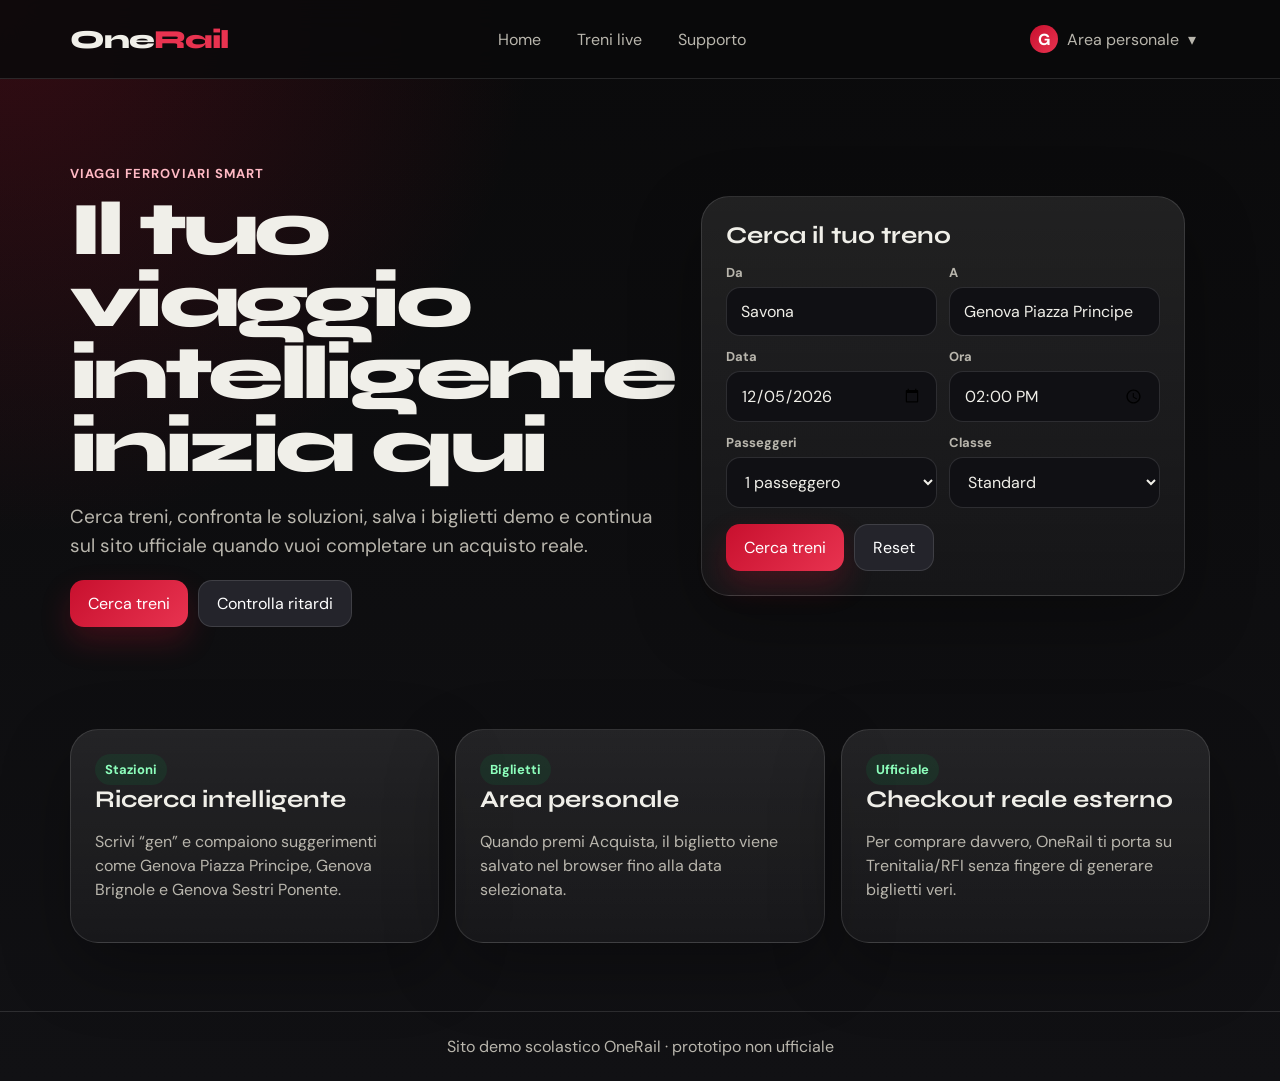
<file: index.html>
<!DOCTYPE html><html lang="it"><head><meta charset="UTF-8"><meta name="viewport" content="width=device-width, initial-scale=1.0"><link href="https://fonts.googleapis.com/css2?family=Syne:wght@400;700;800&family=DM+Sans:wght@300;400;500;600;700&display=swap" rel="stylesheet"><link rel="stylesheet" href="style.css"><title>OneRail — Home</title></head><body><header class="nav"><div class="nav-inner"><a class="logo" href="index.html">One<span>Rail</span></a><nav class="menu"><a href="index.html">Home</a><a href="live.html">Treni live</a><a href="supporto.html">Supporto</a></nav><div class="account"><button class="account-btn" id="accountBtn" aria-haspopup="true" aria-expanded="false"><span class="avatar">G</span><span>Area personale</span><span>▾</span></button><div class="account-menu" id="accountMenu"><a href="area-riservata.html">🎫 I miei biglietti</a><a href="fedelta.html">💎 Carta fedeltà</a><a class="guest-only" href="login.html">🔐 Login</a><a class="guest-only" href="registrati.html">➕ Registrati</a><button class="menu-link auth-only" id="logoutBtn" type="button">🚪 Esci</button><a href="supporto.html">💬 Assistenza</a></div></div></div></header><main class="hero"><div class="container hero-grid"><section><div class="eyebrow">Viaggi ferroviari smart</div><h1 class="h1">Il tuo viaggio intelligente inizia qui</h1><p class="lead">Cerca treni, confronta le soluzioni, salva i biglietti demo e continua sul sito ufficiale quando vuoi completare un acquisto reale.</p><div class="actions"><a class="btn" href="#cerca">Cerca treni</a><a class="btn secondary" href="live.html">Controlla ritardi</a></div></section><section class="search-card" id="cerca"><h2>Cerca il tuo treno</h2><form id="searchForm" autocomplete="off"><div class="form-grid"><div class="field autocomplete-wrap"><label>Da</label><input name="da" class="station-input" required value="Savona" placeholder="Es. Genova"><div class="suggestions"></div></div><div class="field autocomplete-wrap"><label>A</label><input name="a" class="station-input" required value="Genova Piazza Principe" placeholder="Es. Milano"><div class="suggestions"></div></div><div class="field"><label>Data</label><input id="data" name="data" type="date" required></div><div class="field"><label>Ora</label><input name="ora" type="time" value="14:00" required></div><div class="field"><label>Passeggeri</label><select name="passeggeri"><option value="1">1 passeggero</option><option value="2">2 passeggeri</option><option value="3">3 passeggeri</option><option value="4">4 passeggeri</option><option value="5">5 passeggeri</option></select></div><div class="field"><label>Classe</label><select name="classe"><option>Standard</option><option>Premium</option><option>Business</option><option>Executive</option></select></div></div><div class="actions"><button class="btn" type="submit">Cerca treni</button><button class="btn secondary" type="reset">Reset</button></div></form></section></div></main><section class="container"><div class="cards"><article class="card"><span class="pill">Stazioni</span><h2>Ricerca intelligente</h2><p>Scrivi “gen” e compaiono suggerimenti come Genova Piazza Principe, Genova Brignole e Genova Sestri Ponente.</p></article><article class="card"><span class="pill">Biglietti</span><h2>Area personale</h2><p>Quando premi Acquista, il biglietto viene salvato nel browser fino alla data selezionata.</p></article><article class="card"><span class="pill">Ufficiale</span><h2>Checkout reale esterno</h2><p>Per comprare davvero, OneRail ti porta su Trenitalia/RFI senza fingere di generare biglietti veri.</p></article></div></section><footer class="footer">Sito demo scolastico OneRail · prototipo non ufficiale</footer><script src="script.js"></script></body></html>
</file>
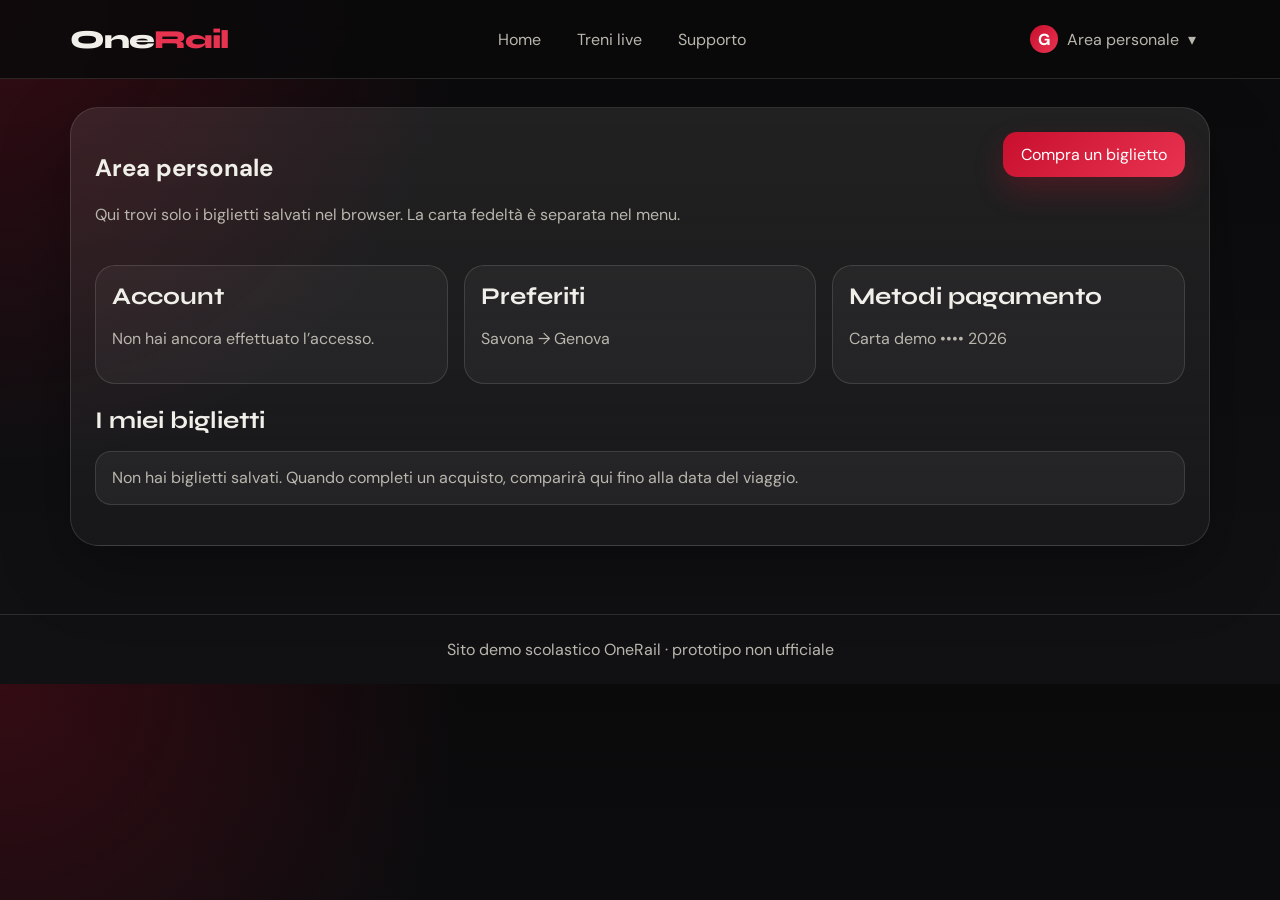
<file: area-riservata.html>
<!DOCTYPE html><html lang="it"><head><meta charset="UTF-8"><meta name="viewport" content="width=device-width, initial-scale=1.0"><link href="https://fonts.googleapis.com/css2?family=Syne:wght@400;700;800&family=DM+Sans:wght@300;400;500;600;700&display=swap" rel="stylesheet"><link rel="stylesheet" href="style.css"><title>OneRail — Area riservata</title></head><body><header class="nav"><div class="nav-inner"><a class="logo" href="index.html">One<span>Rail</span></a><nav class="menu"><a href="index.html">Home</a><a href="live.html">Treni live</a><a href="supporto.html">Supporto</a></nav><div class="account"><button class="account-btn" id="accountBtn" aria-haspopup="true" aria-expanded="false"><span class="avatar">G</span><span>Area personale</span><span>▾</span></button><div class="account-menu" id="accountMenu"><a href="area-riservata.html">🎫 I miei biglietti</a><a href="fedelta.html">💎 Carta fedeltà</a><a class="guest-only" href="login.html">🔐 Login</a><a class="guest-only" href="registrati.html">➕ Registrati</a><button class="menu-link auth-only" id="logoutBtn" type="button">🚪 Esci</button><a href="supporto.html">💬 Assistenza</a></div></div></div></header><main class="container"><section class="card"><div class="result-head"><div><h1>Area personale</h1><p class="muted">Qui trovi solo i biglietti salvati nel browser. La carta fedeltà è separata nel menu.</p></div><a class="btn" href="index.html#cerca">Compra un biglietto</a></div><div class="cards area-cards"><article class="mini-card"><h2>Account</h2><p id="accountMini">Non hai ancora effettuato l’accesso.</p></article><article class="mini-card"><h2>Preferiti</h2><p>Savona → Genova</p></article><article class="mini-card"><h2>Metodi pagamento</h2><p>Carta demo •••• 2026</p></article></div><h2>I miei biglietti</h2><div id="ticketsBox" class="tickets-box"></div></section></main><footer class="footer">Sito demo scolastico OneRail · prototipo non ufficiale</footer><script src="script.js"></script></body></html>
</file>
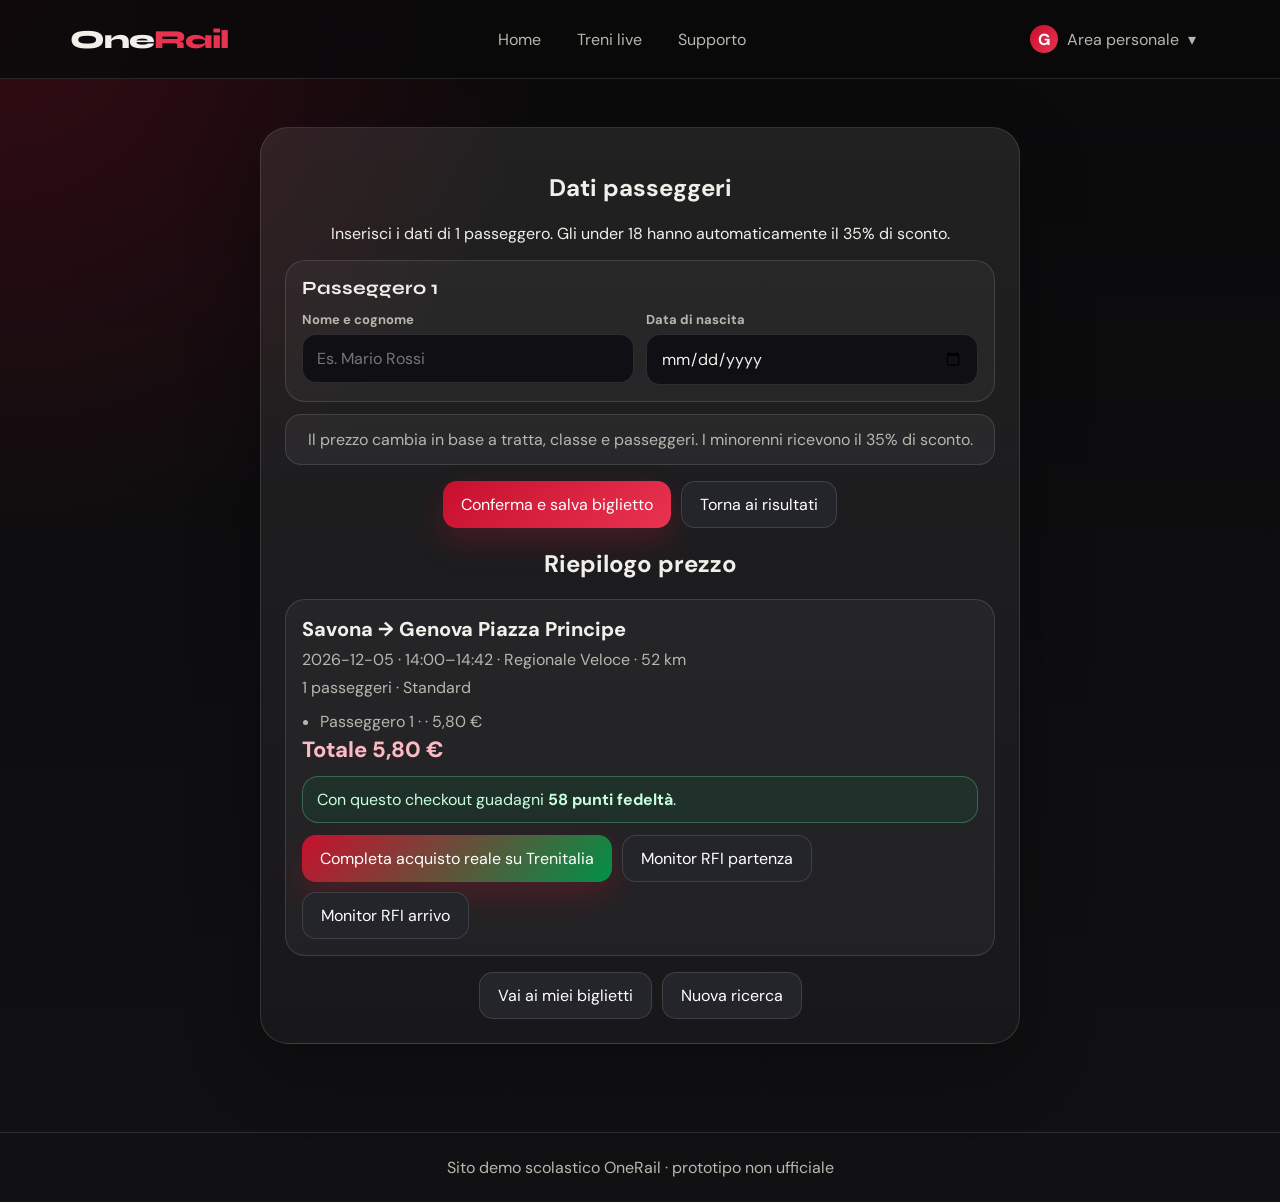
<file: biglietto.html>
<!DOCTYPE html><html lang="it"><head><meta charset="UTF-8"><meta name="viewport" content="width=device-width, initial-scale=1.0"><link href="https://fonts.googleapis.com/css2?family=Syne:wght@400;700;800&family=DM+Sans:wght@300;400;500;600;700&display=swap" rel="stylesheet"><link rel="stylesheet" href="style.css"><title>OneRail — Biglietto</title></head><body><header class="nav"><div class="nav-inner"><a class="logo" href="index.html">One<span>Rail</span></a><nav class="menu"><a href="index.html">Home</a><a href="live.html">Treni live</a><a href="supporto.html">Supporto</a></nav><div class="account"><button class="account-btn" id="accountBtn" aria-haspopup="true" aria-expanded="false"><span class="avatar">G</span><span>Area personale</span><span>▾</span></button><div class="account-menu" id="accountMenu"><a href="area-riservata.html">🎫 I miei biglietti</a><a href="fedelta.html">💎 Carta fedeltà</a><a class="guest-only" href="login.html">🔐 Login</a><a class="guest-only" href="registrati.html">➕ Registrati</a><button class="menu-link auth-only" id="logoutBtn" type="button">🚪 Esci</button><a href="supporto.html">💬 Assistenza</a></div></div></div></header><main class="container"><section class="ticket-card"><div class="purchase-form"><h1>Dati passeggeri</h1><p id="purchaseIntro">Inserisci i dati dei passeggeri per completare l’acquisto simulato.</p><form id="passengerForm"><div id="passengerFields"></div><div class="notice">Il prezzo cambia in base a tratta, classe e passeggeri. I minorenni ricevono il 35% di sconto.</div><div class="actions center"><button class="btn" type="submit">Conferma e salva biglietto</button><a class="btn secondary" href="risultati.html">Torna ai risultati</a></div></form></div><h2>Riepilogo prezzo</h2><div id="ticketSummary" class="ticket-summary"></div><div class="actions center"><a class="btn secondary" href="area-riservata.html">Vai ai miei biglietti</a><a class="btn secondary" href="index.html#cerca">Nuova ricerca</a></div></section></main><footer class="footer">Sito demo scolastico OneRail · prototipo non ufficiale</footer><script src="script.js"></script></body></html>
</file>
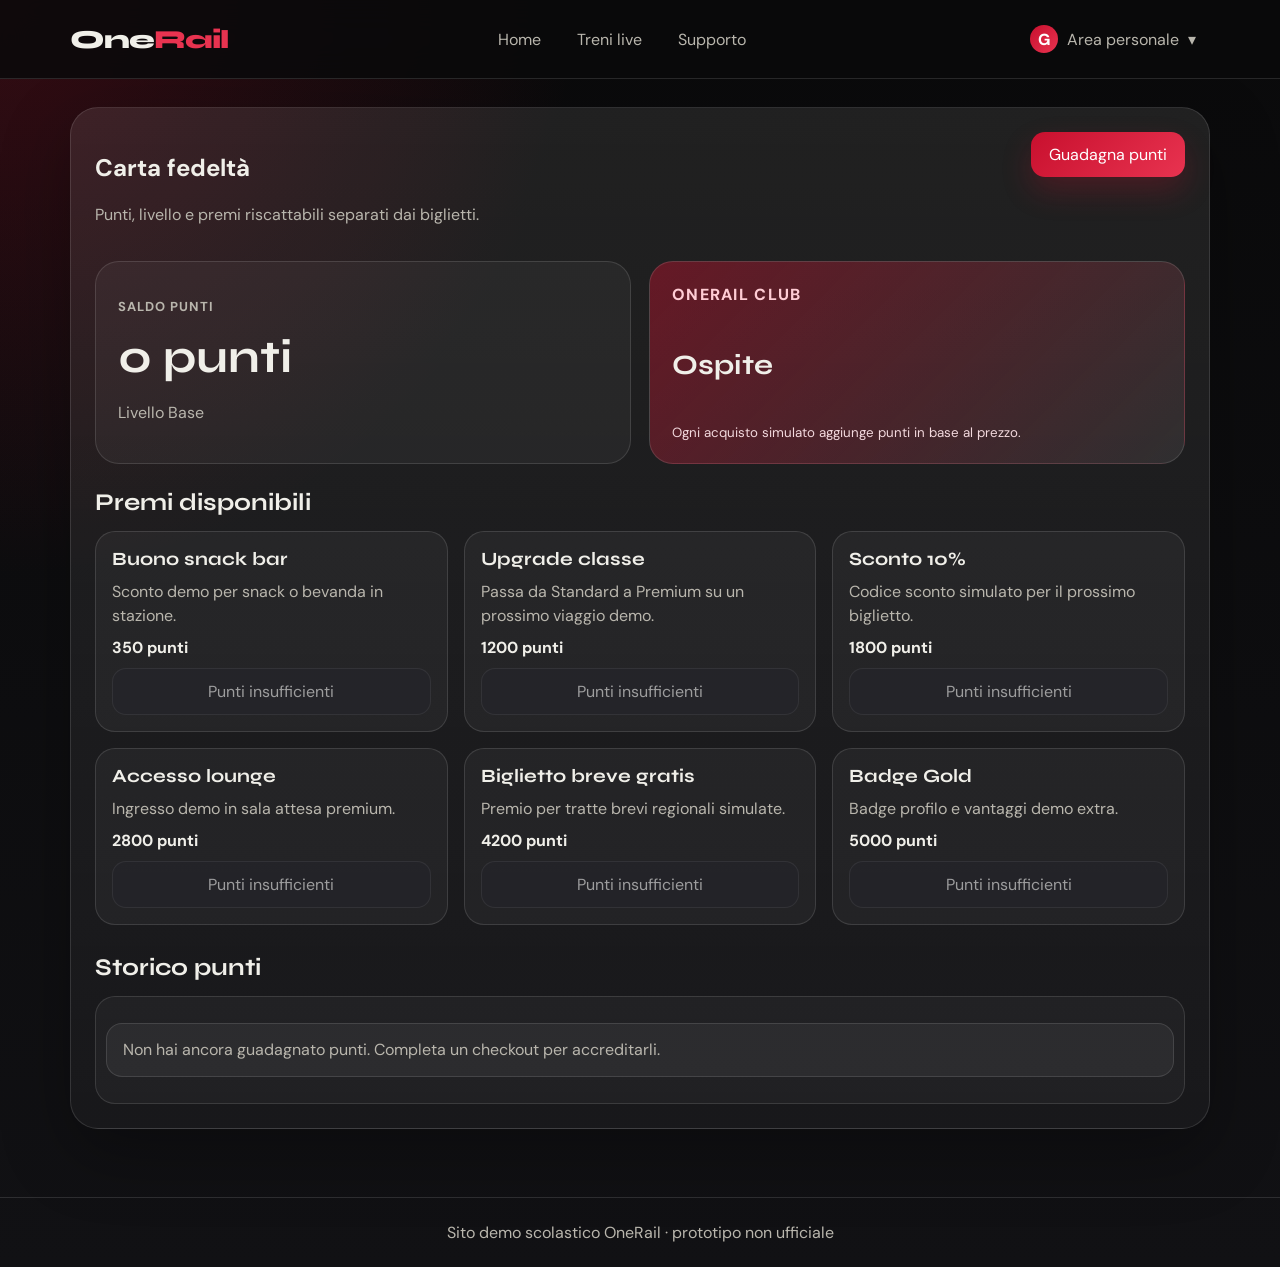
<file: fedelta.html>
<!DOCTYPE html><html lang="it"><head><meta charset="UTF-8"><meta name="viewport" content="width=device-width, initial-scale=1.0"><link href="https://fonts.googleapis.com/css2?family=Syne:wght@400;700;800&family=DM+Sans:wght@300;400;500;600;700&display=swap" rel="stylesheet"><link rel="stylesheet" href="style.css"><title>OneRail — Area riservata</title></head><body><header class="nav"><div class="nav-inner"><a class="logo" href="index.html">One<span>Rail</span></a><nav class="menu"><a href="index.html">Home</a><a href="live.html">Treni live</a><a href="supporto.html">Supporto</a></nav><div class="account"><button class="account-btn" id="accountBtn" aria-haspopup="true" aria-expanded="false"><span class="avatar">G</span><span>Area personale</span><span>▾</span></button><div class="account-menu" id="accountMenu"><a href="area-riservata.html">🎫 I miei biglietti</a><a href="fedelta.html">💎 Carta fedeltà</a><a class="guest-only" href="login.html">🔐 Login</a><a class="guest-only" href="registrati.html">➕ Registrati</a><button class="menu-link auth-only" id="logoutBtn" type="button">🚪 Esci</button><a href="supporto.html">💬 Assistenza</a></div></div></div></header><main class="container"><section class="card"><div class="result-head"><div><h1>Carta fedeltà</h1><p class="muted">Punti, livello e premi riscattabili separati dai biglietti.</p></div><a class="btn" href="index.html#cerca">Guadagna punti</a></div><div class="loyalty-hero"><div><p class="eyebrow">Saldo punti</p><h2 id="pointsBalance">0 punti</h2><p id="loyaltyLevel" class="muted">Livello Base</p></div><div class="loyalty-card"><span>OneRail Club</span><strong id="loyaltyName">Ospite</strong><small>Ogni acquisto simulato aggiunge punti in base al prezzo.</small></div></div><h2>Premi disponibili</h2><div id="rewardsBox" class="rewards-grid"></div><h2>Storico punti</h2><div id="pointsHistory" class="history-box"></div></section></main><footer class="footer">Sito demo scolastico OneRail · prototipo non ufficiale</footer><script src="script.js"></script></body></html>
</file>
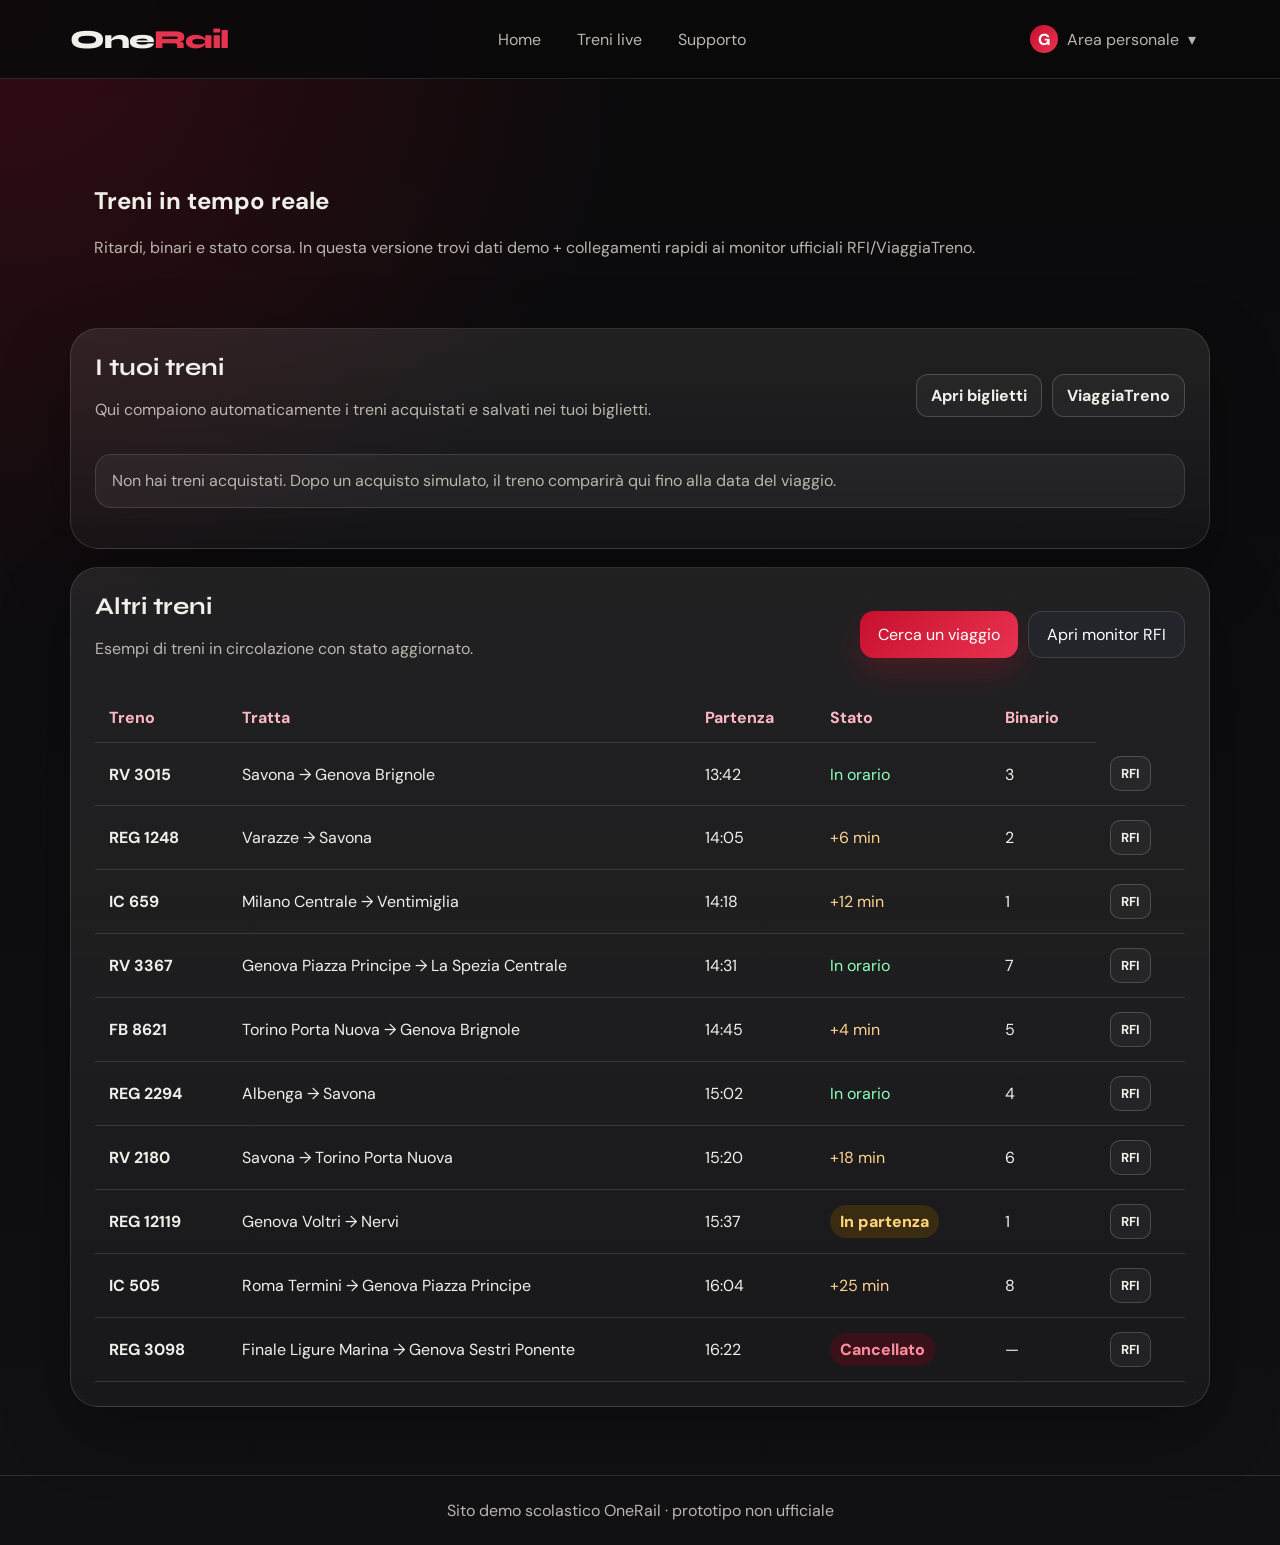
<file: live.html>
<!DOCTYPE html><html lang="it"><head><meta charset="UTF-8"><meta name="viewport" content="width=device-width, initial-scale=1.0"><link href="https://fonts.googleapis.com/css2?family=Syne:wght@400;700;800&family=DM+Sans:wght@300;400;500;600;700&display=swap" rel="stylesheet"><link rel="stylesheet" href="style.css"><title>OneRail — Live</title></head><body><header class="nav"><div class="nav-inner"><a class="logo" href="index.html">One<span>Rail</span></a><nav class="menu"><a href="index.html">Home</a><a href="live.html">Treni live</a><a href="supporto.html">Supporto</a></nav><div class="account"><button class="account-btn" id="accountBtn" aria-haspopup="true" aria-expanded="false"><span class="avatar">G</span><span>Area personale</span><span>▾</span></button><div class="account-menu" id="accountMenu"><a href="area-riservata.html">🎫 I miei biglietti</a><a href="fedelta.html">💎 Carta fedeltà</a><a class="guest-only" href="login.html">🔐 Login</a><a class="guest-only" href="registrati.html">➕ Registrati</a><button class="menu-link auth-only" id="logoutBtn" type="button">🚪 Esci</button><a href="supporto.html">💬 Assistenza</a></div></div></div></header><main class="container"><section class="hero small"><h1>Treni in tempo reale</h1><p class="muted">Ritardi, binari e stato corsa. In questa versione trovi dati demo + collegamenti rapidi ai monitor ufficiali RFI/ViaggiaTreno.</p></section><section class="card live-section"><div class="section-head"><div><h2>I tuoi treni</h2><p class="muted">Qui compaiono automaticamente i treni acquistati e salvati nei tuoi biglietti.</p></div><div class="actions compact"><a class="ghost" href="area-riservata.html">Apri biglietti</a><a class="ghost" href="https://www.viaggiatreno.it/infomobilita/index.jsp" target="_blank" rel="noopener">ViaggiaTreno</a></div></div><div id="myLiveTrains"></div></section><section class="card live-section"><div class="section-head"><div><h2>Altri treni</h2><p class="muted">Esempi di treni in circolazione con stato aggiornato.</p></div><div class="actions compact"><a class="btn" href="index.html#cerca">Cerca un viaggio</a><a class="btn secondary" href="https://iechub.rfi.it/ArriviPartenze/ArrivalsDepartures" target="_blank" rel="noopener">Apri monitor RFI</a></div></div><div class="table-wrap"><table class="table live-table"><thead><tr><th>Treno</th><th>Tratta</th><th>Partenza</th><th>Stato</th><th>Binario</th></tr></thead><tbody id="otherLiveTrains"></tbody></table></div></section></main><footer class="footer">Sito demo scolastico OneRail · prototipo non ufficiale</footer><script src="script.js"></script></body></html>
</file>
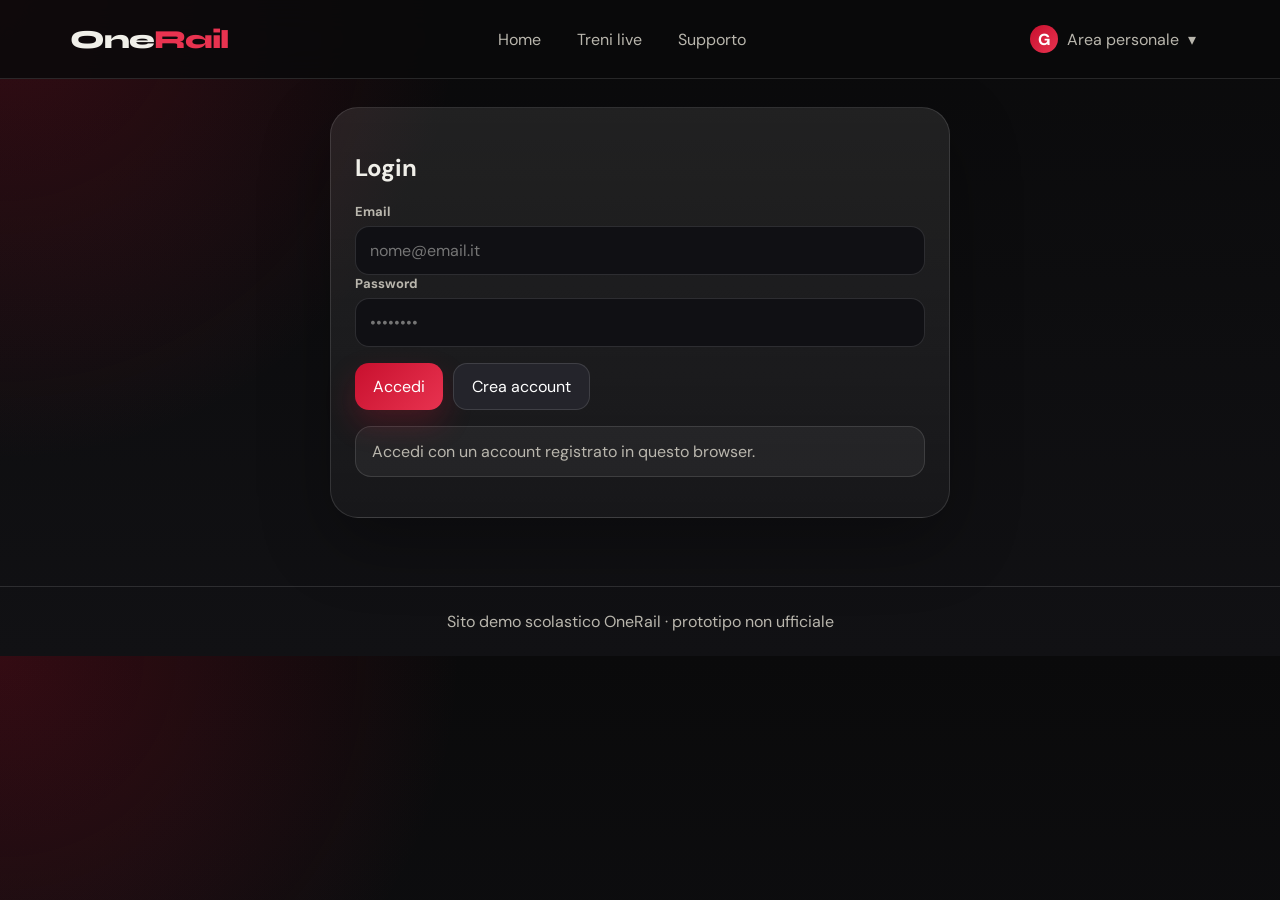
<file: login.html>
<!DOCTYPE html><html lang="it"><head><meta charset="UTF-8"><meta name="viewport" content="width=device-width, initial-scale=1.0"><link href="https://fonts.googleapis.com/css2?family=Syne:wght@400;700;800&family=DM+Sans:wght@300;400;500;600;700&display=swap" rel="stylesheet"><link rel="stylesheet" href="style.css"><title>OneRail — Login</title></head><body><header class="nav"><div class="nav-inner"><a class="logo" href="index.html">One<span>Rail</span></a><nav class="menu"><a href="index.html">Home</a><a href="live.html">Treni live</a><a href="supporto.html">Supporto</a></nav><div class="account"><button class="account-btn" id="accountBtn" aria-haspopup="true" aria-expanded="false"><span class="avatar">G</span><span>Area personale</span><span>▾</span></button><div class="account-menu" id="accountMenu"><a href="area-riservata.html">🎫 I miei biglietti</a><a href="fedelta.html">💎 Carta fedeltà</a><a class="guest-only" href="login.html">🔐 Login</a><a class="guest-only" href="registrati.html">➕ Registrati</a><button class="menu-link auth-only" id="logoutBtn" type="button">🚪 Esci</button><a href="supporto.html">💬 Assistenza</a></div></div></div></header><main class="container"><section class="search-card narrow"><h1>Login</h1><form id="loginForm"><div class="field"><label>Email</label><input name="email" type="email" required placeholder="nome@email.it"></div><div class="field"><label>Password</label><input name="password" type="password" required placeholder="••••••••"></div><div class="actions"><button class="btn" type="submit">Accedi</button><a class="btn secondary" href="registrati.html">Crea account</a></div><p class="notice" id="loginNotice">Accedi con un account registrato in questo browser.</p></form></section></main><footer class="footer">Sito demo scolastico OneRail · prototipo non ufficiale</footer><script src="script.js"></script></body></html>
</file>
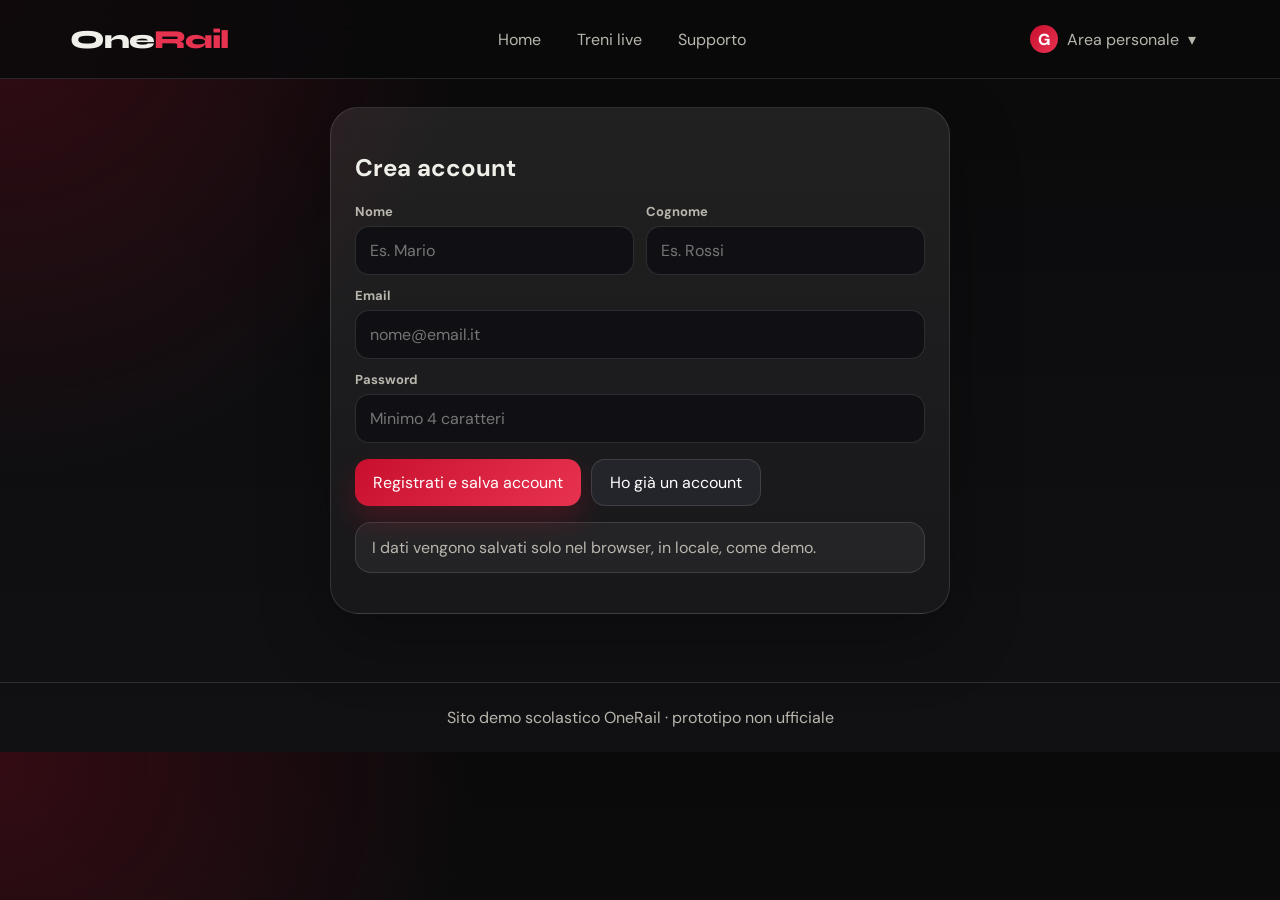
<file: registrati.html>
<!DOCTYPE html><html lang="it"><head><meta charset="UTF-8"><meta name="viewport" content="width=device-width, initial-scale=1.0"><link href="https://fonts.googleapis.com/css2?family=Syne:wght@400;700;800&family=DM+Sans:wght@300;400;500;600;700&display=swap" rel="stylesheet"><link rel="stylesheet" href="style.css"><title>OneRail — Registrati</title></head><body><header class="nav"><div class="nav-inner"><a class="logo" href="index.html">One<span>Rail</span></a><nav class="menu"><a href="index.html">Home</a><a href="live.html">Treni live</a><a href="supporto.html">Supporto</a></nav><div class="account"><button class="account-btn" id="accountBtn" aria-haspopup="true" aria-expanded="false"><span class="avatar">G</span><span>Area personale</span><span>▾</span></button><div class="account-menu" id="accountMenu"><a href="area-riservata.html">🎫 I miei biglietti</a><a href="fedelta.html">💎 Carta fedeltà</a><a class="guest-only" href="login.html">🔐 Login</a><a class="guest-only" href="registrati.html">➕ Registrati</a><button class="menu-link auth-only" id="logoutBtn" type="button">🚪 Esci</button><a href="supporto.html">💬 Assistenza</a></div></div></div></header><main class="container"><section class="search-card narrow"><h1>Crea account</h1><form id="registerForm"><div class="form-grid"><div class="field"><label>Nome</label><input name="nome" required placeholder="Es. Mario"></div><div class="field"><label>Cognome</label><input name="cognome" required placeholder="Es. Rossi"></div><div class="field wide"><label>Email</label><input name="email" type="email" required placeholder="nome@email.it"></div><div class="field wide"><label>Password</label><input name="password" type="password" required minlength="4" placeholder="Minimo 4 caratteri"></div></div><div class="actions"><button class="btn" type="submit">Registrati e salva account</button><a class="btn secondary" href="login.html">Ho già un account</a></div><p class="notice" id="registerNotice">I dati vengono salvati solo nel browser, in locale, come demo.</p></form></section></main><footer class="footer">Sito demo scolastico OneRail · prototipo non ufficiale</footer><script src="script.js"></script></body></html>
</file>
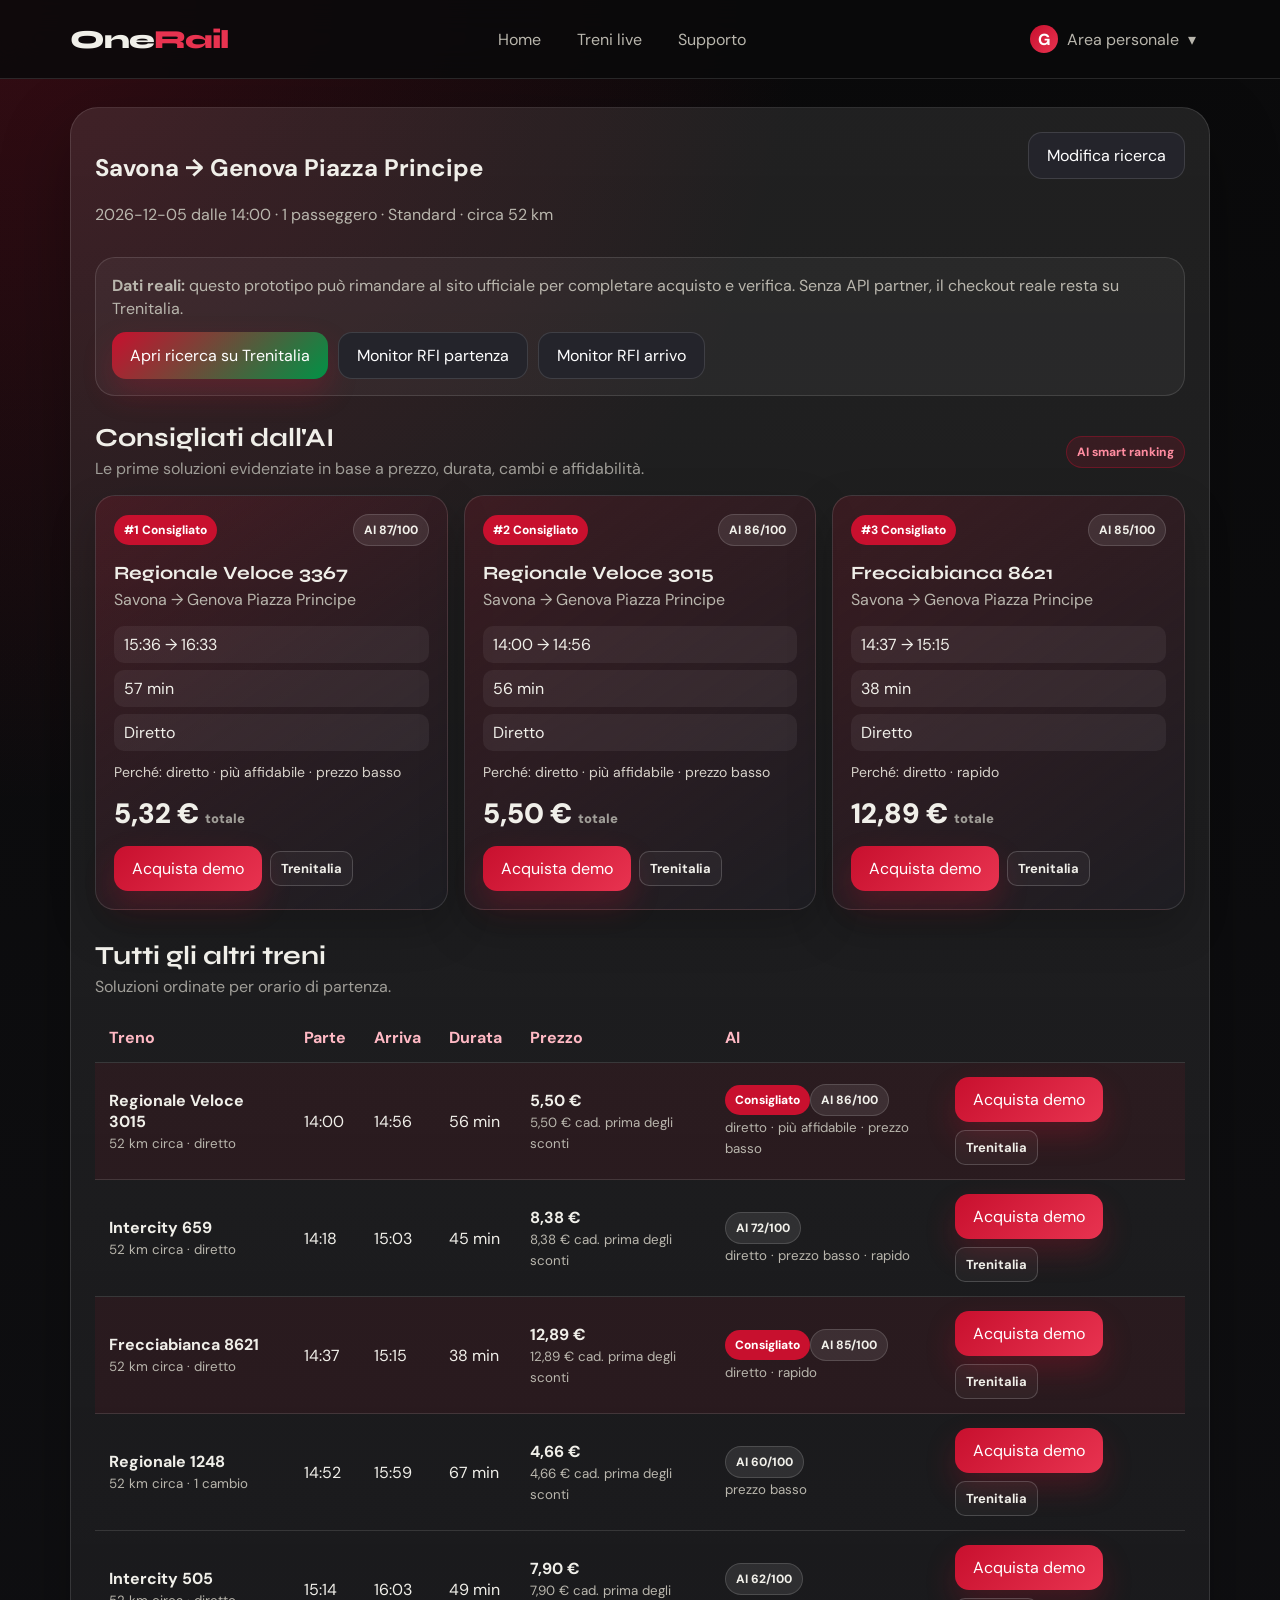
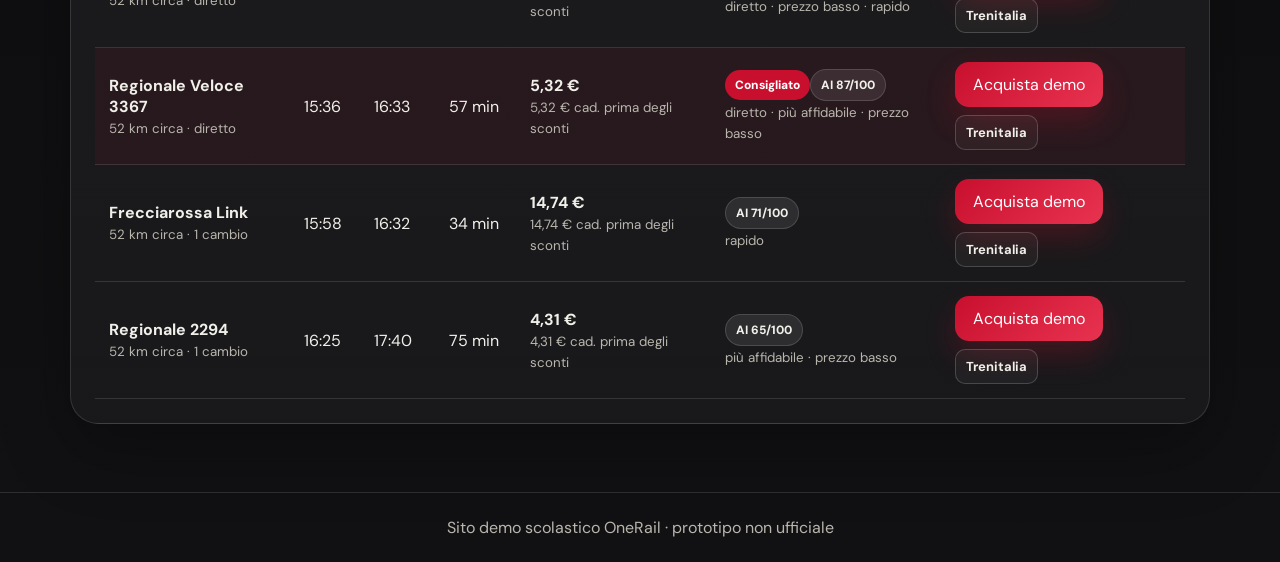
<file: risultati.html>
<!DOCTYPE html><html lang="it"><head><meta charset="UTF-8"><meta name="viewport" content="width=device-width, initial-scale=1.0"><link href="https://fonts.googleapis.com/css2?family=Syne:wght@400;700;800&family=DM+Sans:wght@300;400;500;600;700&display=swap" rel="stylesheet"><link rel="stylesheet" href="style.css"><title>OneRail — Risultati</title></head><body><header class="nav"><div class="nav-inner"><a class="logo" href="index.html">One<span>Rail</span></a><nav class="menu"><a href="index.html">Home</a><a href="live.html">Treni live</a><a href="supporto.html">Supporto</a></nav><div class="account"><button class="account-btn" id="accountBtn" aria-haspopup="true" aria-expanded="false"><span class="avatar">G</span><span>Area personale</span><span>▾</span></button><div class="account-menu" id="accountMenu"><a href="area-riservata.html">🎫 I miei biglietti</a><a href="fedelta.html">💎 Carta fedeltà</a><a class="guest-only" href="login.html">🔐 Login</a><a class="guest-only" href="registrati.html">➕ Registrati</a><button class="menu-link auth-only" id="logoutBtn" type="button">🚪 Esci</button><a href="supporto.html">💬 Assistenza</a></div></div></div></header><main class="container"><section class="card"><div class="result-head"><div><h1 id="routeTitle">Risultati</h1><p id="routeMeta">Soluzioni trovate</p></div><a class="btn secondary" href="index.html#cerca">Modifica ricerca</a></div><div class="sync-panel"><p><strong>Dati reali:</strong> questo prototipo può rimandare al sito ufficiale per completare acquisto e verifica. Senza API partner, il checkout reale resta su Trenitalia.</p><div id="officialSearchBox"></div></div><section class="ai-section"><div class="section-title"><div><h2>Consigliati dall'AI</h2><p>Le prime soluzioni evidenziate in base a prezzo, durata, cambi e affidabilità.</p></div><span class="ai-chip">AI smart ranking</span></div><div class="recommended-grid" id="recommendedBox"></div></section><div class="section-title all-results-title"><div><h2>Tutti gli altri treni</h2><p>Soluzioni ordinate per orario di partenza.</p></div></div><div class="table-wrap"><table class="table"><thead><tr><th>Treno</th><th>Parte</th><th>Arriva</th><th>Durata</th><th>Prezzo</th><th>AI</th><th></th></tr></thead><tbody id="resultsBox"></tbody></table></div></section></main><footer class="footer">Sito demo scolastico OneRail · prototipo non ufficiale</footer><script src="script.js"></script></body></html>
</file>
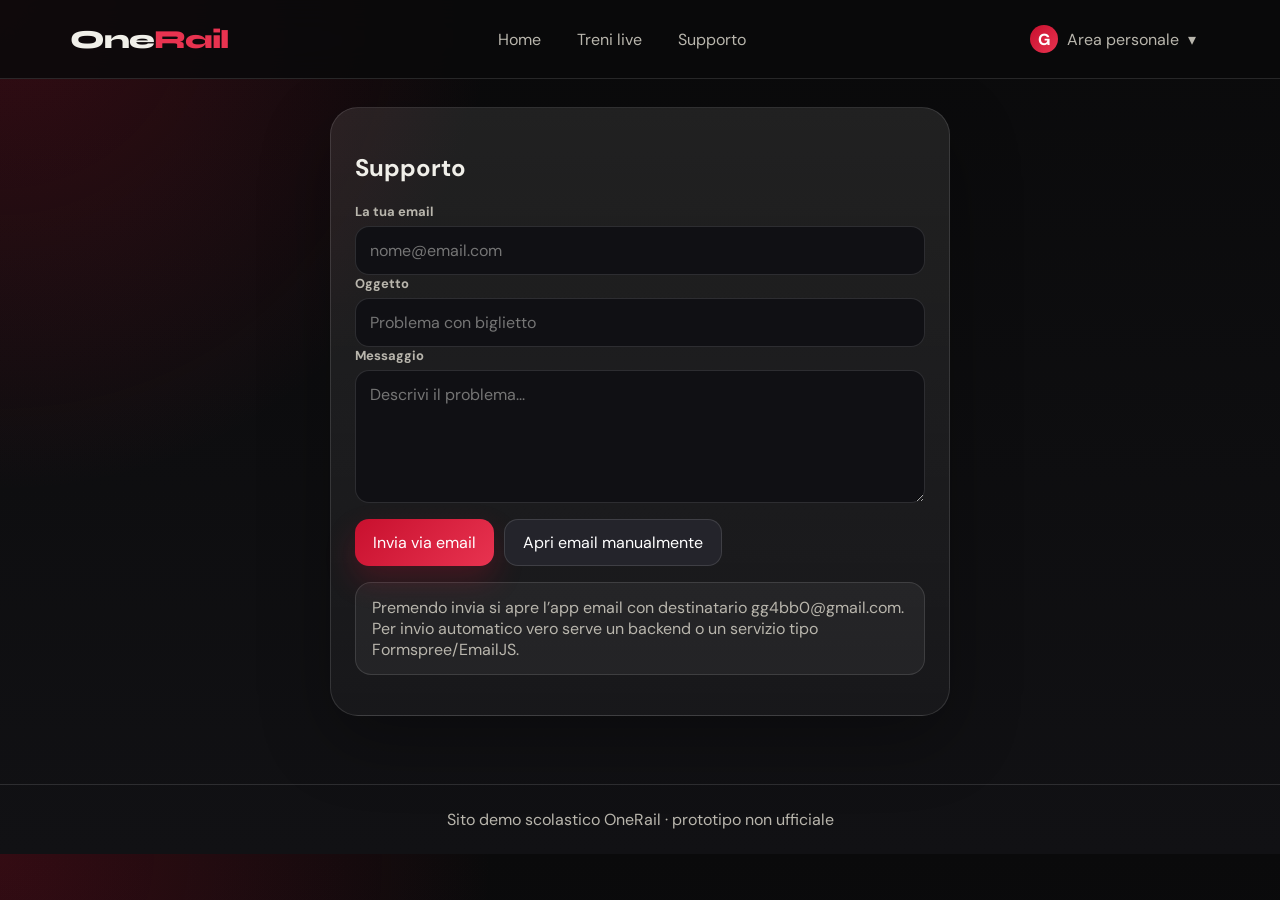
<file: supporto.html>
<!DOCTYPE html><html lang="it"><head><meta charset="UTF-8"><meta name="viewport" content="width=device-width, initial-scale=1.0"><link href="https://fonts.googleapis.com/css2?family=Syne:wght@400;700;800&family=DM+Sans:wght@300;400;500;600;700&display=swap" rel="stylesheet"><link rel="stylesheet" href="style.css"><title>OneRail — Supporto</title></head><body><header class="nav"><div class="nav-inner"><a class="logo" href="index.html">One<span>Rail</span></a><nav class="menu"><a href="index.html">Home</a><a href="live.html">Treni live</a><a href="supporto.html">Supporto</a></nav><div class="account"><button class="account-btn" id="accountBtn" aria-haspopup="true" aria-expanded="false"><span class="avatar">G</span><span>Area personale</span><span>▾</span></button><div class="account-menu" id="accountMenu"><a href="area-riservata.html">🎫 I miei biglietti</a><a href="fedelta.html">💎 Carta fedeltà</a><a class="guest-only" href="login.html">🔐 Login</a><a class="guest-only" href="registrati.html">➕ Registrati</a><button class="menu-link auth-only" id="logoutBtn" type="button">🚪 Esci</button><a href="supporto.html">💬 Assistenza</a></div></div></div></header><main class="container"><section class="search-card narrow"><h1>Supporto</h1><form id="supportForm"><div class="field"><label>La tua email</label><input name="email" type="email" required placeholder="nome@email.com"></div><div class="field"><label>Oggetto</label><input name="oggetto" required placeholder="Problema con biglietto"></div><div class="field"><label>Messaggio</label><textarea name="messaggio" rows="5" required placeholder="Descrivi il problema..."></textarea></div><div class="actions"><button class="btn" type="submit">Invia via email</button><a class="btn secondary" href="mailto:gg4bb0@gmail.com">Apri email manualmente</a></div><p class="notice" id="supportNotice">Premendo invia si apre l’app email con destinatario gg4bb0@gmail.com. Per invio automatico vero serve un backend o un servizio tipo Formspree/EmailJS.</p></form></section></main><footer class="footer">Sito demo scolastico OneRail · prototipo non ufficiale</footer><script src="script.js"></script></body></html>
</file>
<file: style.css>
:root{--bg:#0A0A0B;--panel:#17171b;--panel2:#202026;--text:#F0EFE9;--muted:#B9B6AD;--red:#C8102E;--red2:#e83350;--green:#009246;--line:rgba(255,255,255,.12)}*{box-sizing:border-box}html{scroll-behavior:smooth}body{margin:0;font-family:'DM Sans',Arial,sans-serif;background:radial-gradient(circle at top left,rgba(200,16,46,.22),transparent 32%),linear-gradient(180deg,#0A0A0B,#111114);color:var(--text)}a{color:inherit;text-decoration:none}.container{max-width:1180px;margin:auto;padding:28px 20px}.nav{position:sticky;top:0;z-index:50;backdrop-filter:blur(16px);background:rgba(10,10,11,.86);border-bottom:1px solid var(--line)}.nav-inner{max-width:1180px;margin:auto;padding:14px 20px;display:flex;align-items:center;gap:18px;justify-content:space-between}.logo{font-family:'Syne',Arial,sans-serif;font-weight:800;font-size:26px;letter-spacing:-.04em}.logo span{color:var(--red2)}.menu{display:flex;align-items:center;gap:8px}.menu a,.account-btn{padding:10px 13px;border-radius:14px;color:var(--muted);border:1px solid transparent;background:transparent;font:inherit;cursor:pointer}.menu a:hover,.account-btn:hover{border-color:var(--line);color:var(--text);background:rgba(255,255,255,.05)}.account{position:relative}.account-btn{display:flex;align-items:center;gap:9px}.avatar{width:28px;height:28px;border-radius:50%;display:inline-grid;place-items:center;background:linear-gradient(135deg,var(--red),var(--red2));color:white;font-weight:800}.account-menu{display:none;position:absolute;right:0;top:48px;min-width:230px;background:#151519;border:1px solid var(--line);border-radius:18px;padding:8px;box-shadow:0 28px 80px rgba(0,0,0,.45)}.account-menu.open{display:block}.account-menu a{display:block;padding:12px 13px;border-radius:13px;color:var(--muted)}.account-menu a:hover{background:rgba(255,255,255,.06);color:white}.btn{display:inline-flex;align-items:center;justify-content:center;gap:8px;padding:12px 18px;border:none;border-radius:14px;background:linear-gradient(135deg,var(--red),var(--red2));color:white;cursor:pointer;font-weight:700;box-shadow:0 14px 30px rgba(200,16,46,.24);font:inherit}.btn:hover{transform:translateY(-1px)}.btn.secondary{background:#24242b;box-shadow:none;border:1px solid var(--line)}.hero{padding:58px 20px 24px}.hero-grid{display:grid;grid-template-columns:1.05fr .95fr;gap:28px;align-items:center}.eyebrow{color:#ffb9c4;font-weight:700;letter-spacing:.08em;text-transform:uppercase;font-size:13px}.h1{font-family:'Syne',Arial,sans-serif;font-size:clamp(42px,6vw,76px);line-height:.95;margin:12px 0;font-weight:800;letter-spacing:-.06em}.lead{font-size:19px;line-height:1.55;color:var(--muted);max-width:650px}.search-card,.card,.ticket-card{background:linear-gradient(180deg,rgba(255,255,255,.09),rgba(255,255,255,.035));border:1px solid var(--line);border-radius:28px;padding:24px;box-shadow:0 24px 70px rgba(0,0,0,.3)}.narrow{max-width:620px;margin:auto}.search-card h2,.card h2{margin:0 0 14px;font-family:'Syne',Arial,sans-serif}.form-grid{display:grid;grid-template-columns:1fr 1fr;gap:12px}.field{display:flex;flex-direction:column;gap:6px;text-align:left}.field label{font-size:13px;color:var(--muted);font-weight:700}.field input,.field select,textarea{width:100%;border:1px solid var(--line);background:#101014;color:var(--text);border-radius:14px;padding:13px 14px;font:inherit;outline:none}.field input:focus,.field select:focus,textarea:focus{border-color:rgba(232,51,80,.8)}.wide{grid-column:1/-1}.autocomplete-wrap{position:relative}.suggestions{display:none;position:absolute;left:0;right:0;top:72px;background:#111116;border:1px solid var(--line);border-radius:16px;padding:6px;z-index:30;box-shadow:0 18px 55px rgba(0,0,0,.4);max-height:230px;overflow:auto}.suggestions.open{display:block}.suggestions button{width:100%;text-align:left;background:transparent;border:0;color:var(--text);padding:11px 12px;border-radius:12px;cursor:pointer;font:inherit}.suggestions button:hover{background:rgba(232,51,80,.18)}.actions{display:flex;gap:10px;flex-wrap:wrap;margin-top:16px}.actions.center{justify-content:center}.cards{display:grid;grid-template-columns:repeat(3,1fr);gap:16px;margin-top:22px}.card p,.muted{color:var(--muted);line-height:1.5}.pill{display:inline-flex;padding:7px 10px;border-radius:999px;background:rgba(0,146,70,.13);color:#8dffbc;font-weight:700;font-size:13px}.table-wrap{overflow:auto}.table{width:100%;border-collapse:collapse;min-width:700px}.table th,.table td{text-align:left;padding:14px;border-bottom:1px solid var(--line)}.table th{color:#ffb9c4}.notice{padding:14px 16px;border:1px solid var(--line);border-radius:16px;background:rgba(255,255,255,.05);color:var(--muted)}.footer{border-top:1px solid var(--line);margin-top:40px;color:var(--muted);padding:24px 20px;text-align:center}.result-head{display:flex;justify-content:space-between;gap:14px;align-items:flex-start;flex-wrap:wrap}.ticket-card{text-align:center;max-width:760px;margin:20px auto}.success{width:64px;height:64px;border-radius:50%;display:grid;place-items:center;margin:0 auto 14px;background:rgba(0,146,70,.2);color:#8dffbc;font-size:32px}.ticket-summary,.ticket-item{border:1px solid var(--line);background:rgba(255,255,255,.045);border-radius:20px;padding:16px;margin:14px 0;text-align:left}.ticket-route{font-size:20px;font-weight:800}.ticket-meta{color:var(--muted);margin-top:7px}.ticket-price{font-size:22px;font-weight:800;color:#ffb9c4}.mini-card{background:rgba(255,255,255,.045);border:1px solid var(--line);border-radius:20px;padding:16px}.area-cards{margin-bottom:22px}.ok{color:#8dffbc}.late{color:#ffd28d}@media(max-width:820px){.hero-grid,.cards,.form-grid{grid-template-columns:1fr}.menu{display:none}.h1{font-size:44px}.container{padding:22px 16px}.account-btn span:nth-child(2){display:none}.table{min-width:650px}}
.passenger-card{border:1px solid var(--line);background:rgba(255,255,255,.04);border-radius:20px;padding:16px;margin:12px 0;text-align:left}.passenger-card h3{margin:0 0 12px;font-family:'Syne',Arial,sans-serif}.pass-list{margin:10px 0 0;padding-left:18px;color:var(--muted);line-height:1.7}.discount{display:inline-flex;margin-left:8px;padding:3px 8px;border-radius:999px;background:rgba(0,146,70,.18);color:#8dffbc;font-weight:800;font-size:12px}.table small{color:var(--muted)}
.hero.small{padding:34px 24px;margin-top:24px}.live-section{margin-top:18px}.section-head{display:flex;align-items:center;justify-content:space-between;gap:18px;margin-bottom:16px}.section-head h2{margin:0}.ghost{border:1px solid rgba(255,255,255,.18);color:#F0EFE9;text-decoration:none;padding:10px 14px;border-radius:12px;background:rgba(255,255,255,.04);font-weight:700}.live-table th,.live-table td{text-align:left}.warn{background:#3a2c11;color:#ffd47a;padding:6px 10px;border-radius:999px;font-weight:800}.cancel{background:#3a1118;color:#ff8ca0;padding:6px 10px;border-radius:999px;font-weight:800}@media(max-width:720px){.section-head{align-items:flex-start;flex-direction:column}.live-table{min-width:720px}}
.points-preview{margin-top:12px;padding:12px 14px;border-radius:16px;background:rgba(0,146,70,.12);border:1px solid rgba(141,255,188,.25);color:#c9ffdc}.loyalty-hero{display:grid;grid-template-columns:1fr 1fr;gap:18px;align-items:stretch;margin:18px 0 24px}.loyalty-hero>div:first-child,.loyalty-card{border:1px solid var(--line);border-radius:24px;background:rgba(255,255,255,.045);padding:22px}.loyalty-hero h2{font-family:'Syne',Arial,sans-serif;font-size:46px;margin:6px 0}.loyalty-card{min-height:170px;background:linear-gradient(135deg,rgba(200,16,46,.42),rgba(255,255,255,.08));display:flex;flex-direction:column;justify-content:space-between}.loyalty-card span{color:#ffccd4;font-weight:800;text-transform:uppercase;letter-spacing:.08em}.loyalty-card strong{font-family:'Syne',Arial,sans-serif;font-size:28px}.loyalty-card small{color:#f3d9de}.rewards-grid{display:grid;grid-template-columns:repeat(3,1fr);gap:16px;margin:14px 0 28px}.reward-card{border:1px solid var(--line);border-radius:20px;background:rgba(255,255,255,.045);padding:16px;display:flex;flex-direction:column;gap:10px}.reward-card h3{margin:0;font-family:'Syne',Arial,sans-serif}.reward-card p{color:var(--muted);line-height:1.45;margin:0}.reward-card .btn{width:100%;margin-top:auto}.btn:disabled{opacity:.55;cursor:not-allowed;transform:none}.history-box{border:1px solid var(--line);border-radius:20px;padding:10px;background:rgba(255,255,255,.035)}.history-row{display:grid;grid-template-columns:110px 80px 1fr;gap:10px;padding:12px;border-bottom:1px solid var(--line);color:var(--muted)}.history-row:last-child{border-bottom:0}.history-row strong{color:#8dffbc}@media(max-width:820px){.loyalty-hero,.rewards-grid{grid-template-columns:1fr}.history-row{grid-template-columns:1fr}.loyalty-hero h2{font-size:36px}}
.menu-link{display:block;width:100%;padding:12px 14px;background:transparent;border:0;color:#f0efe9;text-align:left;font:inherit;cursor:pointer;border-radius:10px}.menu-link:hover{background:rgba(255,255,255,.08)}.auth-only{display:none}.guest-only{display:block}

.sync-panel{margin:14px 0 18px;padding:16px;border:1px solid rgba(255,255,255,.12);border-radius:20px;background:rgba(255,255,255,.045)}
.sync-panel p{margin:0 0 12px;color:var(--muted);line-height:1.45}.official-actions{display:flex;gap:10px;flex-wrap:wrap;margin-top:12px}.btn.official{background:linear-gradient(135deg,#C8102E,#009246)}.row-actions{display:flex;gap:8px;flex-wrap:wrap;align-items:center}.ghost.small{font-size:13px;padding:8px 10px;border-radius:10px;white-space:nowrap}.actions.compact{margin-top:0}.table td .ghost.small{display:inline-flex}.external-note{color:var(--muted);font-size:13px;margin-top:8px}

.ai-section{margin-top:26px;margin-bottom:28px}
.section-title{display:flex;align-items:center;justify-content:space-between;gap:18px;margin:18px 0 14px;text-align:left}
.section-title h2{margin:0;font-family:'Syne',sans-serif;font-size:26px}
.section-title p{margin:4px 0 0;color:#a09e98}.all-results-title{margin-top:30px}.ai-chip,.recommended-badge,.score-badge{display:inline-flex;align-items:center;gap:6px;border-radius:999px;padding:7px 10px;font-size:12px;font-weight:800;white-space:nowrap}.ai-chip{background:rgba(200,16,46,.15);border:1px solid rgba(200,16,46,.35);color:#ff8ca0}.recommended-badge{background:#C8102E;color:white}.score-badge{background:rgba(255,255,255,.09);border:1px solid rgba(255,255,255,.14);color:#F0EFE9}.recommended-grid{display:grid;grid-template-columns:repeat(3,1fr);gap:16px}.ai-card{background:linear-gradient(145deg,rgba(200,16,46,.16),rgba(30,30,35,.96));border:1px solid rgba(255,255,255,.12);border-radius:20px;padding:18px;text-align:left;box-shadow:0 18px 45px rgba(0,0,0,.22)}.ai-card-top{display:flex;justify-content:space-between;gap:10px;align-items:center}.ai-card h3{margin:16px 0 4px;font-family:'Syne',sans-serif}.ai-card p{margin:0 0 14px}.ai-metrics{display:grid;grid-template-columns:1fr;gap:7px;margin:12px 0}.ai-metrics span{background:rgba(255,255,255,.06);border-radius:10px;padding:8px 10px}.ai-reason{color:#d8d3cb;font-size:14px;margin:12px 0}.ai-price{font-size:28px;font-weight:900;margin:14px 0}.ai-price small{font-size:13px;color:#a09e98}.recommended-row{background:rgba(200,16,46,.08)}
@media(max-width:850px){.recommended-grid{grid-template-columns:1fr}.section-title{align-items:flex-start;flex-direction:column}.ai-card-top{align-items:flex-start;flex-direction:column}}
</file>
